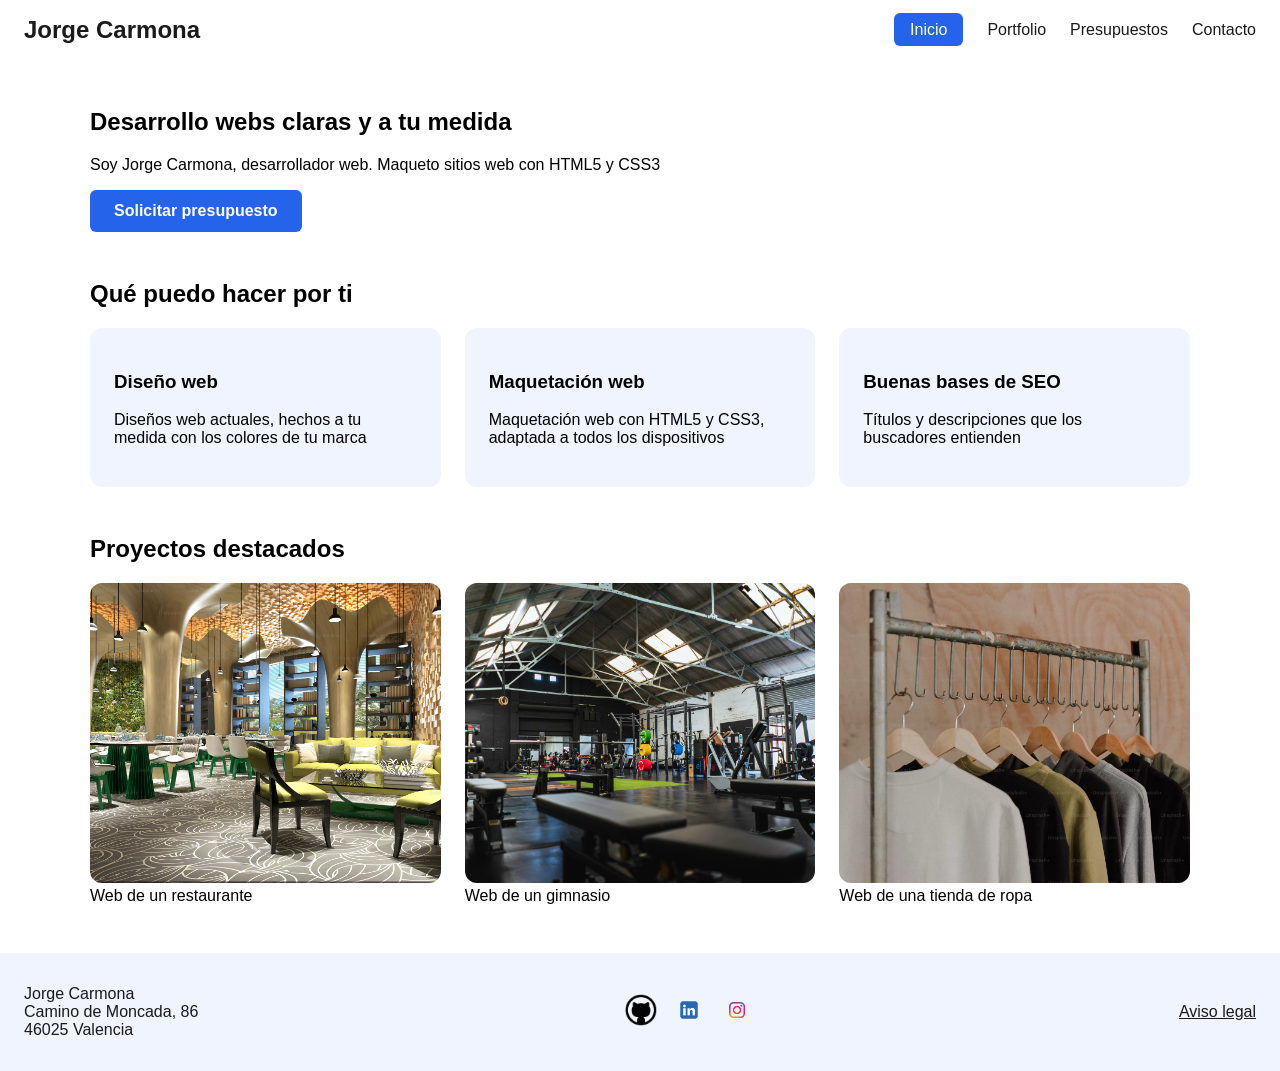
<file: index.html>
<!DOCTYPE html>
<html lang="es">

<head>
    <meta charset="UTF-8">
    <meta name="viewport" content="width=device-width, initial-scale=1.0">
    <title>Jorge Carmona | Desarrollador web HTML5 y CSS3 en Valencia</title>
    <meta name="description"
        content="Soy Jorge Carmona, desarrollador web en Valencia. Maqueto sitios web con HTML5 y CSS3, adaptados a todos los dispositivos.">
    <link rel="stylesheet" href="css/estilos.css">
</head>

<body>
    <!-- Encabezado de la página -->
    <header>
        <a href="index.html">Jorge Carmona</a>
        <nav>
            <ul>
                <!-- La clase "active" se utiliza para resaltar la página actual -->
                <li><a href="index.html" class="active">Inicio</a></li>
                <li><a href="views/portfolio.html">Portfolio</a></li>
                <li><a href="views/presupuestos.html">Presupuestos</a></li>
                <li><a href="views/contacto.html">Contacto</a></li>
            </ul>
        </nav>
    </header>
    <main>
        <!-- Sección de presentación -->
        <section>
            <h1>Desarrollo webs claras y a tu medida</h1>
            <p>Soy Jorge Carmona, desarrollador web. Maqueto sitios web con HTML5 y CSS3</p>
            <a class="boton" href="views/presupuestos.html">Solicitar presupuesto</a>
        </section>
        <!-- Sección de servicios -->
        <section>
            <h2>Qué puedo hacer por ti</h2>
            <div class="servicios">
                <article>
                    <h3>Diseño web</h3>
                    <p>Diseños web actuales, hechos a tu medida con los colores de tu marca</p>
                </article>
                <article>
                    <h3>Maquetación web</h3>
                    <p>Maquetación web con HTML5 y CSS3, adaptada a todos los dispositivos</p>
                </article>
                <article>
                    <h3>Buenas bases de SEO</h3>
                    <p>Títulos y descripciones que los buscadores entienden</p>
                </article>
            </div>
        </section>
        <!-- Sección de proyectos destacados -->
        <section>
            <h2>Proyectos destacados</h2>
            <div class="galeria">
                <figure>
                    <img src="images/restaurante.jpg" alt="Foto de la distribución de un restaurante"
                        title="Restaurante" width="600" height="400">
                    <figcaption>Web de un restaurante</figcaption>
                </figure>
                <figure>
                    <img src="images/gimnasio.jpg" alt="Foto de la distribución de un gimnasio" title="Gimnasio"
                        width="600" height="400">
                    <figcaption>Web de un gimnasio</figcaption>
                </figure>
                <figure>
                    <img src="images/ropa.jpg" alt="Foto de algunas prendas de la tienda" title="Tienda Streetwear"
                        width="600" height="400">
                    <figcaption>Web de una tienda de ropa</figcaption>
                </figure>
            </div>
        </section>
    </main>
    <!-- Pie de página con la dirección, redes sociales y aviso legal -->
    <footer>
        <address>
            Jorge Carmona<br>
            Camino de Moncada, 86<br>
            46025 Valencia
        </address>
        <ul>
            <li><a href="https://github.com/j98carmona">
                    <img src="images/github.jpg" alt="GitHub" width="32" height="32">
                </a></li>
            <li><a href="https://www.linkedin.com/in/jorge-carmona-gradol%C3%AD-3021212ab/">
                    <img src="images/linkedin.jpg" alt="LinkedIn" width="32" height="32">
                </a></li>
            <li><a href="https://www.instagram.com">
                    <img src="images/instagram.jpg" alt="Instagram" width="32" height="32">
                </a></li>
        </ul>
        <a href="views/aviso-legal.html">Aviso legal</a>
    </footer>
</body>

</html>
</file>
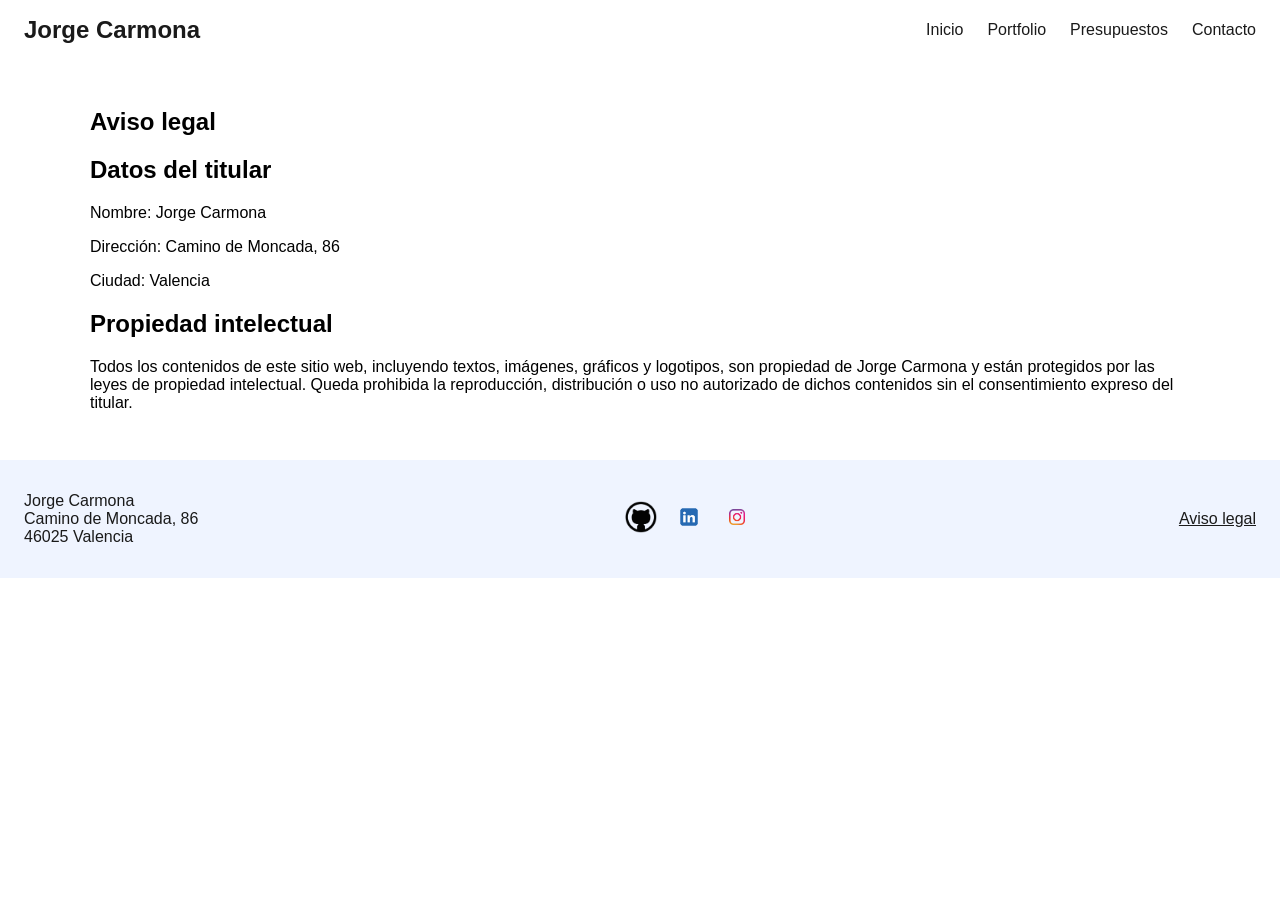
<file: views/aviso-legal.html>
<!DOCTYPE html>
<html lang="es">

<head>
    <meta charset="UTF-8">
    <meta name="viewport" content="width=device-width, initial-scale=1.0">
    <title>Aviso legal | Jorge Carmona, desarrollador web en Valencia</title>
    <meta name="description"
        content="Aviso legal de Jorge Carmona, desarrollador web en Valencia. Información sobre el titular del sitio web y la propiedad intelectual de los contenidos.">
    <!-- Las rutas empiezan por ../ porque esta página está dentro de la carpeta views -->
    <link rel="stylesheet" href="../css/estilos.css">
</head>

<body>
    <!-- Encabezado de la página -->
    <header>
        <a href="../index.html">Jorge Carmona</a>
        <nav>
            <ul>
                <li><a href="../index.html">Inicio</a></li>
                <li><a href="portfolio.html">Portfolio</a></li>
                <li><a href="presupuestos.html">Presupuestos</a></li>
                <li><a href="contacto.html">Contacto</a></li>
            </ul>
        </nav>
    </header>
    <main>
        <section>
            <!-- Aviso legal: datos del titular y propiedad intelectual -->
            <h1>Aviso legal</h1>
            <h2>Datos del titular</h2>
            <p>Nombre: Jorge Carmona</p>
            <p>Dirección: Camino de Moncada, 86</p>
            <p>Ciudad: Valencia</p>
            <h2>Propiedad intelectual</h2>
            <p>Todos los contenidos de este sitio web, incluyendo textos, imágenes, gráficos y logotipos, son propiedad
                de
                Jorge Carmona y están protegidos por las leyes de propiedad intelectual. Queda prohibida la
                reproducción,
                distribución o uso no autorizado de dichos contenidos sin el consentimiento expreso del titular.</p>
        </section>
    </main>
    <!-- Pie de página con la dirección, redes sociales y aviso legal -->
    <footer>
        <address>
            Jorge Carmona<br>
            Camino de Moncada, 86<br>
            46025 Valencia
        </address>
        <ul>
            <li><a href="https://github.com/j98carmona">
                    <img src="../images/github.jpg" alt="GitHub" width="32" height="32">
                </a></li>
            <li><a href="https://www.linkedin.com/in/jorge-carmona-gradol%C3%AD-3021212ab/">
                    <img src="../images/linkedin.jpg" alt="LinkedIn" width="32" height="32">
                </a></li>
            <li><a href="https://www.instagram.com">
                    <img src="../images/instagram.jpg" alt="Instagram" width="32" height="32">
                </a></li>
        </ul>
        <a href="aviso-legal.html">Aviso legal</a>
    </footer>
</body>

</html>
</file>
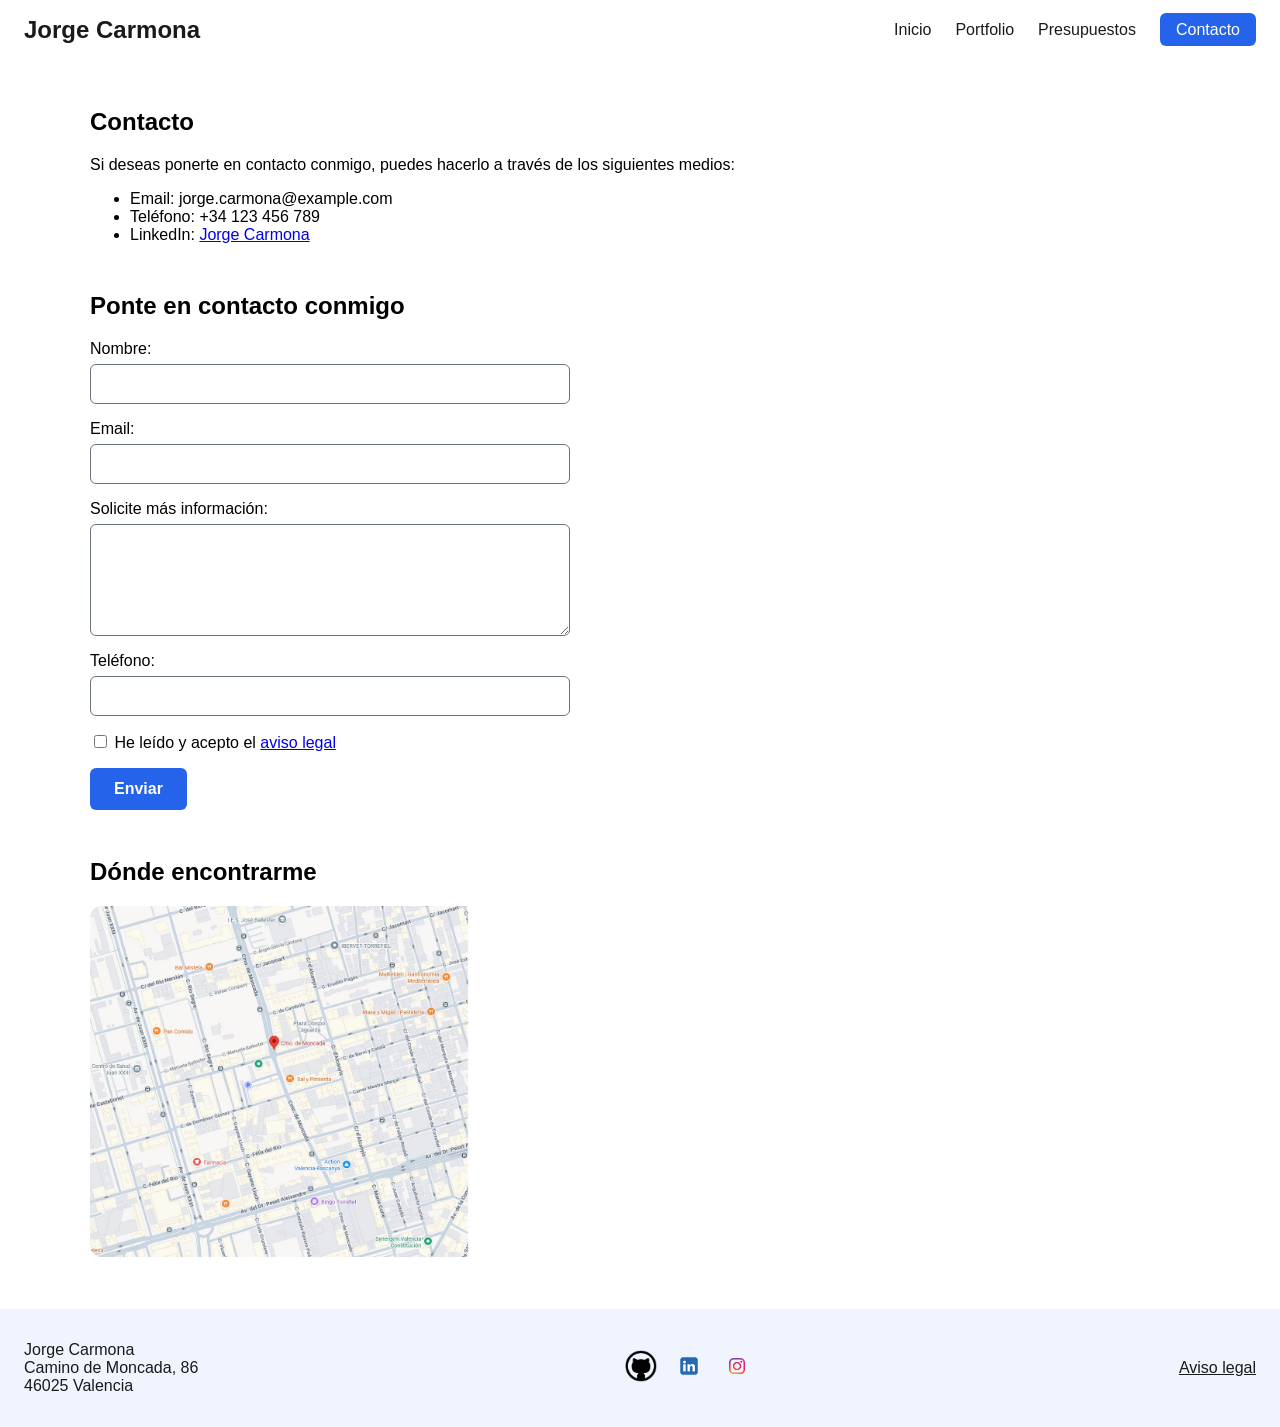
<file: views/contacto.html>
<!DOCTYPE html>
<html lang="es">

<head>
    <meta charset="UTF-8">
    <meta name="viewport" content="width=device-width, initial-scale=1.0">
    <title>Contacto | Jorge Carmona, desarrollador web en Valencia</title>
    <meta name="description"
        content="Página de contacto de Jorge Carmona, desarrollador web en Valencia. Escríbeme por email, teléfono o con el formulario y te responderé lo antes posible.">
    <!-- Las rutas empiezan por ../ porque esta página está dentro de la carpeta views -->
    <link rel="stylesheet" href="../css/estilos.css">
</head>

<body>
    <!-- Encabezado de la página -->
    <header>
        <a href="../index.html">Jorge Carmona</a>
        <nav>
            <ul>
                <li><a href="../index.html">Inicio</a></li>
                <li><a href="portfolio.html">Portfolio</a></li>
                <li><a href="presupuestos.html">Presupuestos</a></li>
                <!-- La clase "active" se utiliza para resaltar la página actual -->
                <li><a href="contacto.html" class="active">Contacto</a></li>
            </ul>
        </nav>
    </header>
    <main>
        <!-- Datos de contacto -->
        <section>
            <h1>Contacto</h1>
            <p>Si deseas ponerte en contacto conmigo, puedes hacerlo a través de los siguientes medios:</p>
            <ul>
                <li>Email: jorge.carmona@example.com</li>
                <li>Teléfono: +34 123 456 789</li>
                <li>LinkedIn: <a href="https://www.linkedin.com/in/jorge-carmona-gradol%C3%AD-3021212ab/">Jorge
                        Carmona</a></li>
            </ul>
        </section>
        <!-- Formulario de contacto -->
        <section>
            <h2>Ponte en contacto conmigo</h2>
            <form action="#" method="post">
                <p>
                    <label for="nombre">Nombre:</label>
                    <input type="text" id="nombre" name="nombre" required>
                </p>
                <p>
                    <label for="email">Email:</label>
                    <input type="email" id="email" name="email" required>
                </p>
                <p>
                    <label for="mensaje">Solicite más información:</label>
                    <textarea id="mensaje" name="mensaje" rows="5" required></textarea>
                </p>
                <p>
                    <label for="telefono">Teléfono:</label>
                    <input type="tel" id="telefono" name="telefono">
                </p>
                <!-- Casilla de privacidad obligatoria -->
                <p>
                    <input type="checkbox" id="privacidad" name="privacidad" required>
                    <label for="privacidad">He leído y acepto el <a href="aviso-legal.html">aviso legal</a></label>
                </p>
                <button type="submit">Enviar</button>
            </form>
        </section>
        <!-- Mapa de la ubicación -->
        <section>
            <h2>Dónde encontrarme</h2>
            <img src="../images/mapa.jpg" alt="Mapa con mi ubicación" width="800" height="400">
        </section>
    </main>
    <!-- Pie de página con la dirección, redes sociales y aviso legal -->
    <footer>
        <address>
            Jorge Carmona<br>
            Camino de Moncada, 86<br>
            46025 Valencia
        </address>
        <ul>
            <li><a href="https://github.com/j98carmona">
                    <img src="../images/github.jpg" alt="GitHub" width="32" height="32">
                </a></li>
            <li><a href="https://www.linkedin.com/in/jorge-carmona-gradol%C3%AD-3021212ab/">
                    <img src="../images/linkedin.jpg" alt="LinkedIn" width="32" height="32">
                </a></li>
            <li><a href="https://www.instagram.com">
                    <img src="../images/instagram.jpg" alt="Instagram" width="32" height="32">
                </a></li>
        </ul>
        <a href="aviso-legal.html">Aviso legal</a>
    </footer>
</body>

</html>
</file>
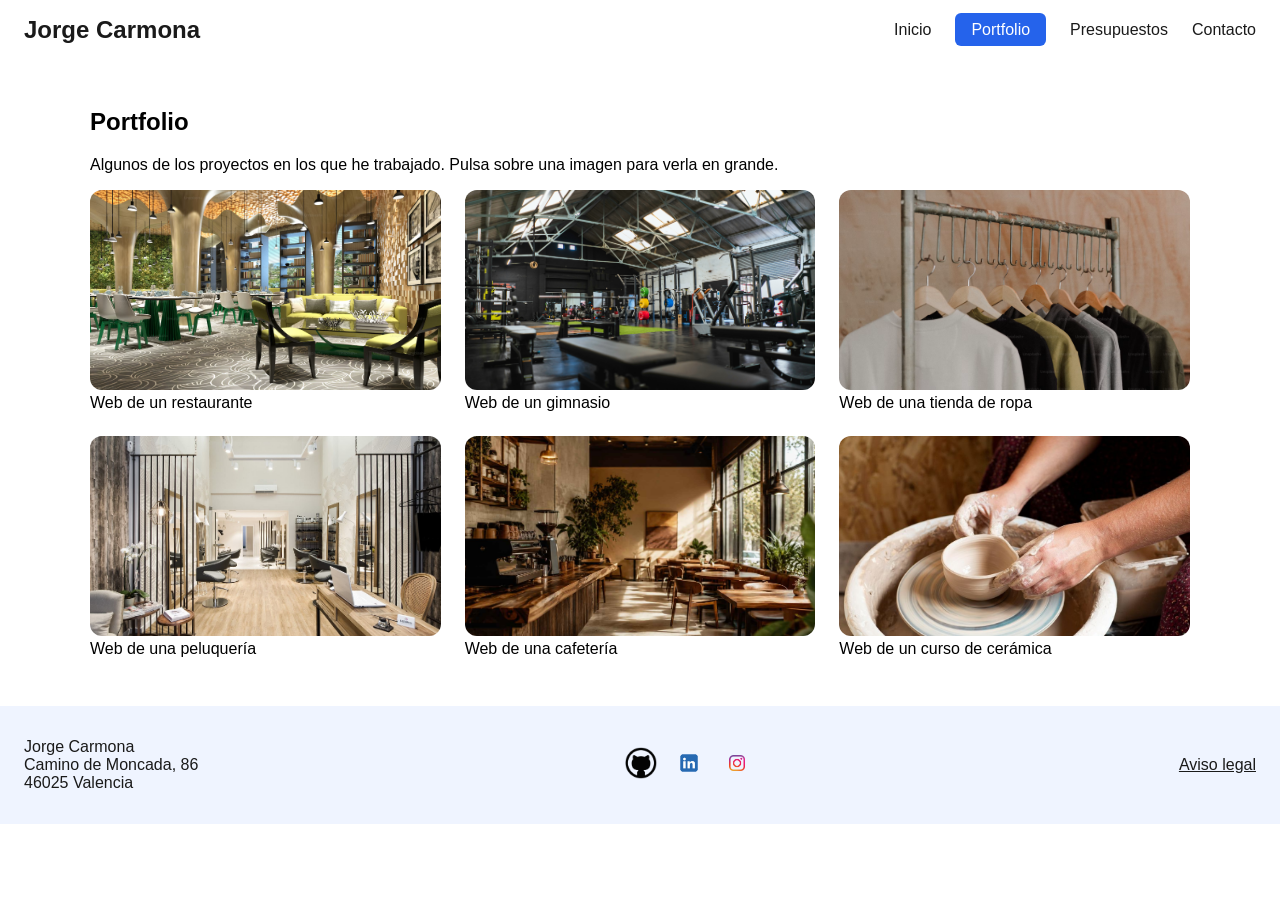
<file: views/portfolio.html>
<!DOCTYPE html>
<html lang="es">

<head>
    <meta charset="UTF-8">
    <meta name="viewport" content="width=device-width, initial-scale=1.0">
    <title>Portfolio | Jorge Carmona, proyectos web de todos los ámbitos posibles</title>
    <meta name="description"
        content="Portfolio de Jorge Carmona, desarrollador web en Valencia. Galería de proyectos web de restaurantes, gimnasios, tiendas, peluquerías, cafeterías y cursos.">
    <!-- Las rutas empiezan por ../ porque esta página está dentro de la carpeta views -->
    <link rel="stylesheet" href="../css/estilos.css">
</head>

<body>
    <!-- Encabezado de la página -->
    <header>
        <a href="../index.html">Jorge Carmona</a>
        <nav>
            <ul>
                <li><a href="../index.html">Inicio</a></li>
                <!-- La clase "active" se utiliza para resaltar la página actual -->
                <li><a href="portfolio.html" class="active">Portfolio</a></li>
                <li><a href="presupuestos.html">Presupuestos</a></li>
                <li><a href="contacto.html">Contacto</a></li>
            </ul>
        </nav>
    </header>
    <main>
        <section>
            <h1>Portfolio</h1>
            <p>Algunos de los proyectos en los que he trabajado. Pulsa sobre una imagen para verla en grande.</p>
            <!-- Galería en miniaturas: cada imagen enlaza a la foto en grande -->
            <div class="miniaturas">
                <figure>
                    <a href="../images/restaurante.jpg">
                        <img src="../images/restaurante.jpg" alt="Foto de la distribución de un restaurante"
                            title="Restaurante" width="600" height="400">
                    </a>
                    <figcaption>Web de un restaurante</figcaption>
                </figure>
                <figure>
                    <a href="../images/gimnasio.jpg">
                        <img src="../images/gimnasio.jpg" alt="Foto de la distribución de un gimnasio" title="Gimnasio"
                            width="600" height="400">
                    </a>
                    <figcaption>Web de un gimnasio</figcaption>
                </figure>
                <figure>
                    <a href="../images/ropa.jpg">
                        <img src="../images/ropa.jpg" alt="Foto de algunas prendas de la tienda"
                            title="Tienda Streetwear" width="600" height="400">
                    </a>
                    <figcaption>Web de una tienda de ropa</figcaption>
                </figure>
                <figure>
                    <a href="../images/peluqueria.jpg">
                        <img src="../images/peluqueria.jpg" alt="Foto del interior de una peluquería" title="Peluquería"
                            width="600" height="400">
                    </a>
                    <figcaption>Web de una peluquería</figcaption>
                </figure>
                <figure>
                    <a href="../images/cafeteria.jpg">
                        <img src="../images/cafeteria.jpg" alt="Foto del interior de una cafetería" title="Cafetería"
                            width="600" height="400">
                    </a>
                    <figcaption>Web de una cafetería</figcaption>
                </figure>
                <figure>
                    <a href="../images/ceramica.jpg">
                        <img src="../images/ceramica.jpg" alt="Foto de un curso de cerámica" title="Curso de cerámica"
                            width="600" height="400">
                    </a>
                    <figcaption>Web de un curso de cerámica</figcaption>
                </figure>
            </div>
        </section>
    </main>
    <!-- Pie de página con la dirección, redes sociales y aviso legal -->
    <footer>
        <address>
            Jorge Carmona<br>
            Camino de Moncada, 86<br>
            46025 Valencia
        </address>
        <ul>
            <li><a href="https://github.com/j98carmona">
                    <img src="../images/github.jpg" alt="GitHub" width="32" height="32">
                </a></li>
            <li><a href="https://www.linkedin.com/in/jorge-carmona-gradol%C3%AD-3021212ab/">
                    <img src="../images/linkedin.jpg" alt="LinkedIn" width="32" height="32">
                </a></li>
            <li><a href="https://www.instagram.com">
                    <img src="../images/instagram.jpg" alt="Instagram" width="32" height="32">
                </a></li>
        </ul>
        <a href="aviso-legal.html">Aviso legal</a>
    </footer>
</body>

</html>
</file>
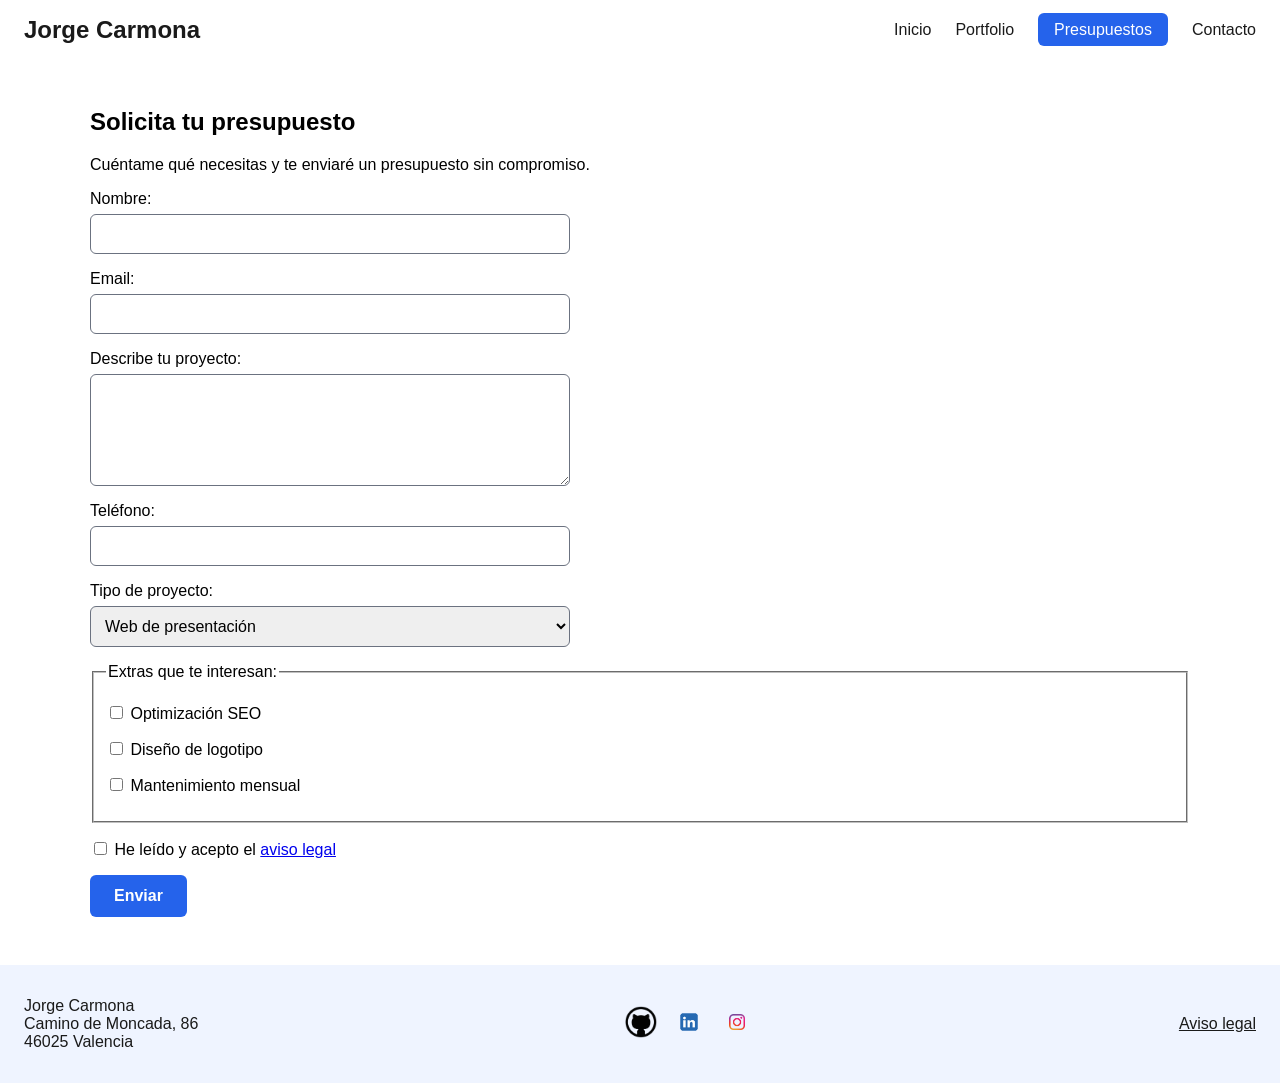
<file: views/presupuestos.html>
<!DOCTYPE html>
<html lang="es">

<head>
    <meta charset="UTF-8">
    <meta name="viewport" content="width=device-width, initial-scale=1.0">
    <title>Presupuestos | Jorge Carmona, solicita tu presupuesto sin compromiso</title>
    <meta name="description"
        content="Solicita tu presupuesto web a Jorge Carmona, desarrollador en Valencia. Elige el tipo de proyecto y los extras que necesitas y te responderé sin compromiso.">
    <!-- Las rutas empiezan por ../ porque esta página está dentro de la carpeta views -->
    <link rel="stylesheet" href="../css/estilos.css">
</head>

<body>
    <!-- Encabezado de la página -->
    <header>
        <a href="../index.html">Jorge Carmona</a>
        <nav>
            <ul>
                <li><a href="../index.html">Inicio</a></li>
                <li><a href="portfolio.html">Portfolio</a></li>
                <!-- La clase "active" se utiliza para resaltar la página actual -->
                <li><a href="presupuestos.html" class="active">Presupuestos</a></li>
                <li><a href="contacto.html">Contacto</a></li>
            </ul>
        </nav>
    </header>
    <main>
        <!-- Formulario para solicitar un presupuesto -->
        <section>
            <h1>Solicita tu presupuesto</h1>
            <p>Cuéntame qué necesitas y te enviaré un presupuesto sin compromiso.</p>
            <form action="#" method="post">
                <p>
                    <label for="nombre">Nombre:</label>
                    <input type="text" id="nombre" name="nombre" required>
                </p>
                <p>
                    <label for="email">Email:</label>
                    <input type="email" id="email" name="email" required>
                </p>
                <p>
                    <label for="mensaje">Describe tu proyecto:</label>
                    <textarea id="mensaje" name="mensaje" rows="5" required></textarea>
                </p>
                <p>
                    <label for="telefono">Teléfono:</label>
                    <input type="tel" id="telefono" name="telefono">
                </p>
                <!-- Lista desplegable con el tipo de proyecto -->
                <p>
                    <label for="tipo">Tipo de proyecto:</label>
                    <select id="tipo" name="tipo">
                        <option value="presentacion">Web de presentación</option>
                        <option value="tienda">Tienda online</option>
                        <option value="portfolio">Portfolio</option>
                    </select>
                </p>
                <!-- Casillas de extras (opcionales) -->
                <fieldset>
                    <legend>Extras que te interesan:</legend>
                    <p>
                        <input type="checkbox" id="seo" name="extras" value="seo">
                        <label for="seo">Optimización SEO</label>
                    </p>
                    <p>
                        <input type="checkbox" id="logo" name="extras" value="logo">
                        <label for="logo">Diseño de logotipo</label>
                    </p>
                    <p>
                        <input type="checkbox" id="mantenimiento" name="extras" value="mantenimiento">
                        <label for="mantenimiento">Mantenimiento mensual</label>
                    </p>
                </fieldset>
                <!-- Casilla de privacidad obligatoria -->
                <p>
                    <input type="checkbox" id="privacidad" name="privacidad" required>
                    <label for="privacidad">He leído y acepto el <a href="aviso-legal.html">aviso legal</a></label>
                </p>
                <button type="submit">Enviar</button>
            </form>
        </section>
    </main>
    <!-- Pie de página con la dirección, redes sociales y aviso legal -->
    <footer>
        <address>
            Jorge Carmona<br>
            Camino de Moncada, 86<br>
            46025 Valencia
        </address>
        <ul>
            <li><a href="https://github.com/j98carmona">
                    <img src="../images/github.jpg" alt="GitHub" width="32" height="32">
                </a></li>
            <li><a href="https://www.linkedin.com/in/jorge-carmona-gradol%C3%AD-3021212ab/">
                    <img src="../images/linkedin.jpg" alt="LinkedIn" width="32" height="32">
                </a></li>
            <li><a href="https://www.instagram.com">
                    <img src="../images/instagram.jpg" alt="Instagram" width="32" height="32">
                </a></li>
        </ul>
        <a href="aviso-legal.html">Aviso legal</a>
    </footer>
</body>

</html>
</file>
<file: css/estilos.css>
/* ==========================================
   Hoja de estilos de Jorge Carmona
   Colores: azul #2563eb, azul claro #eff4ff,
   gris #6b7280, negro #1a1a1a y blanco
   ========================================== */

/* ---------- Estilos generales ---------- */
body {
    font-family: Arial, sans-serif;
    margin: 0;
}

/* Contenido principal centrado y con ancho máximo */
main {
    max-width: 1100px;
    margin: 0 auto;
    padding: 0 24px;
}

/* Espacio en blanco arriba y abajo de cada sección */
section {
    margin: 48px 0;
}

/* Las imágenes nunca se salen de su caja */
main img {
    max-width: 100%;
    height: auto;
    border-radius: 12px;
}

/* ---------- Cabecera y menú ---------- */
header {
    display: flex;
    justify-content: space-between;
    align-items: center;
    padding: 16px 24px;
}

/* Logotipo (solo el enlace hijo directo de header) */
header>a {
    color: #1a1a1a;
    text-decoration: none;
    font-size: 24px;
    font-weight: bold;
}

nav ul {
    list-style: none;
    margin: 0;
    padding: 0;
    display: flex;
    gap: 24px;
}

nav a {
    color: #1a1a1a;
    text-decoration: none;
}

nav a:hover {
    color: #2563eb;
}

/* Página actual: va después de :hover para que prevalezca */
nav a.active {
    color: #ffffff;
    background-color: #2563eb;
    padding: 8px 16px;
    border-radius: 6px;
}

/* ---------- Botón ---------- */
.boton {
    display: inline-block;
    background-color: #2563eb;
    color: #ffffff;
    padding: 12px 24px;
    border-radius: 6px;
    text-decoration: none;
    font-weight: bold;
}

.boton:hover {
    background-color: #1a1a1a;
}

/* ---------- Portada: servicios ---------- */
.servicios {
    display: flex;
    gap: 24px;
}

.servicios article {
    flex: 1;
    background-color: #eff4ff;
    padding: 24px;
    border-radius: 12px;
}

/* ---------- Portada: proyectos destacados ---------- */
.galeria {
    display: flex;
    gap: 24px;
}

.galeria figure {
    flex: 1;
    margin: 0;
}

.galeria img {
    width: 100%;
    height: 300px;
    object-fit: cover;
}

/* ---------- Portfolio: galería en miniaturas ---------- */
.miniaturas {
    display: grid;
    grid-template-columns: repeat(3, 1fr);
    gap: 24px;
}

.miniaturas figure {
    margin: 0;
}

.miniaturas img {
    width: 100%;
    height: 200px;
    object-fit: cover;
}

/* ---------- Formularios ---------- */
input[type="text"],
input[type="email"],
input[type="tel"],
select,
textarea {
    display: block;
    width: 100%;
    max-width: 480px;
    padding: 10px;
    margin-top: 6px;
    border: 1px solid #6b7280;
    border-radius: 6px;
    font-family: Arial, sans-serif;
    font-size: 16px;
    box-sizing: border-box;
}

button {
    background-color: #2563eb;
    color: #ffffff;
    padding: 12px 24px;
    border: none;
    border-radius: 6px;
    font-size: 16px;
    font-weight: bold;
    cursor: pointer;
}

button:hover {
    background-color: #1a1a1a;
}

/* ---------- Pie de página ---------- */
footer {
    display: flex;
    justify-content: space-between;
    align-items: center;
    background-color: #eff4ff;
    color: #1a1a1a;
    padding: 32px 24px;
}

footer ul {
    list-style: none;
    margin: 0;
    padding: 0;
    display: flex;
    gap: 16px;
}

footer a {
    color: #1a1a1a;
}

footer img {
    border-radius: 6px;
}

/* La etiqueta address viene en cursiva por defecto */
address {
    font-style: normal;
}

/* ---------- Adaptación a móviles ---------- */
@media (max-width: 700px) {

    /* Los bloques en fila pasan a columna */
    .servicios,
    .galeria,
    footer {
        flex-direction: column;
        gap: 24px;
    }

    /* Portfolio: una sola columna */
    .miniaturas {
        grid-template-columns: 1fr;
    }

    /* Cabecera: logo arriba y menú debajo */
    header {
        flex-direction: column;
        gap: 12px;
    }

    /* Menú: los enlaces pasan a otra línea si no caben */
    nav ul {
        flex-wrap: wrap;
        justify-content: center;
        gap: 12px;
    }
}
</file>
